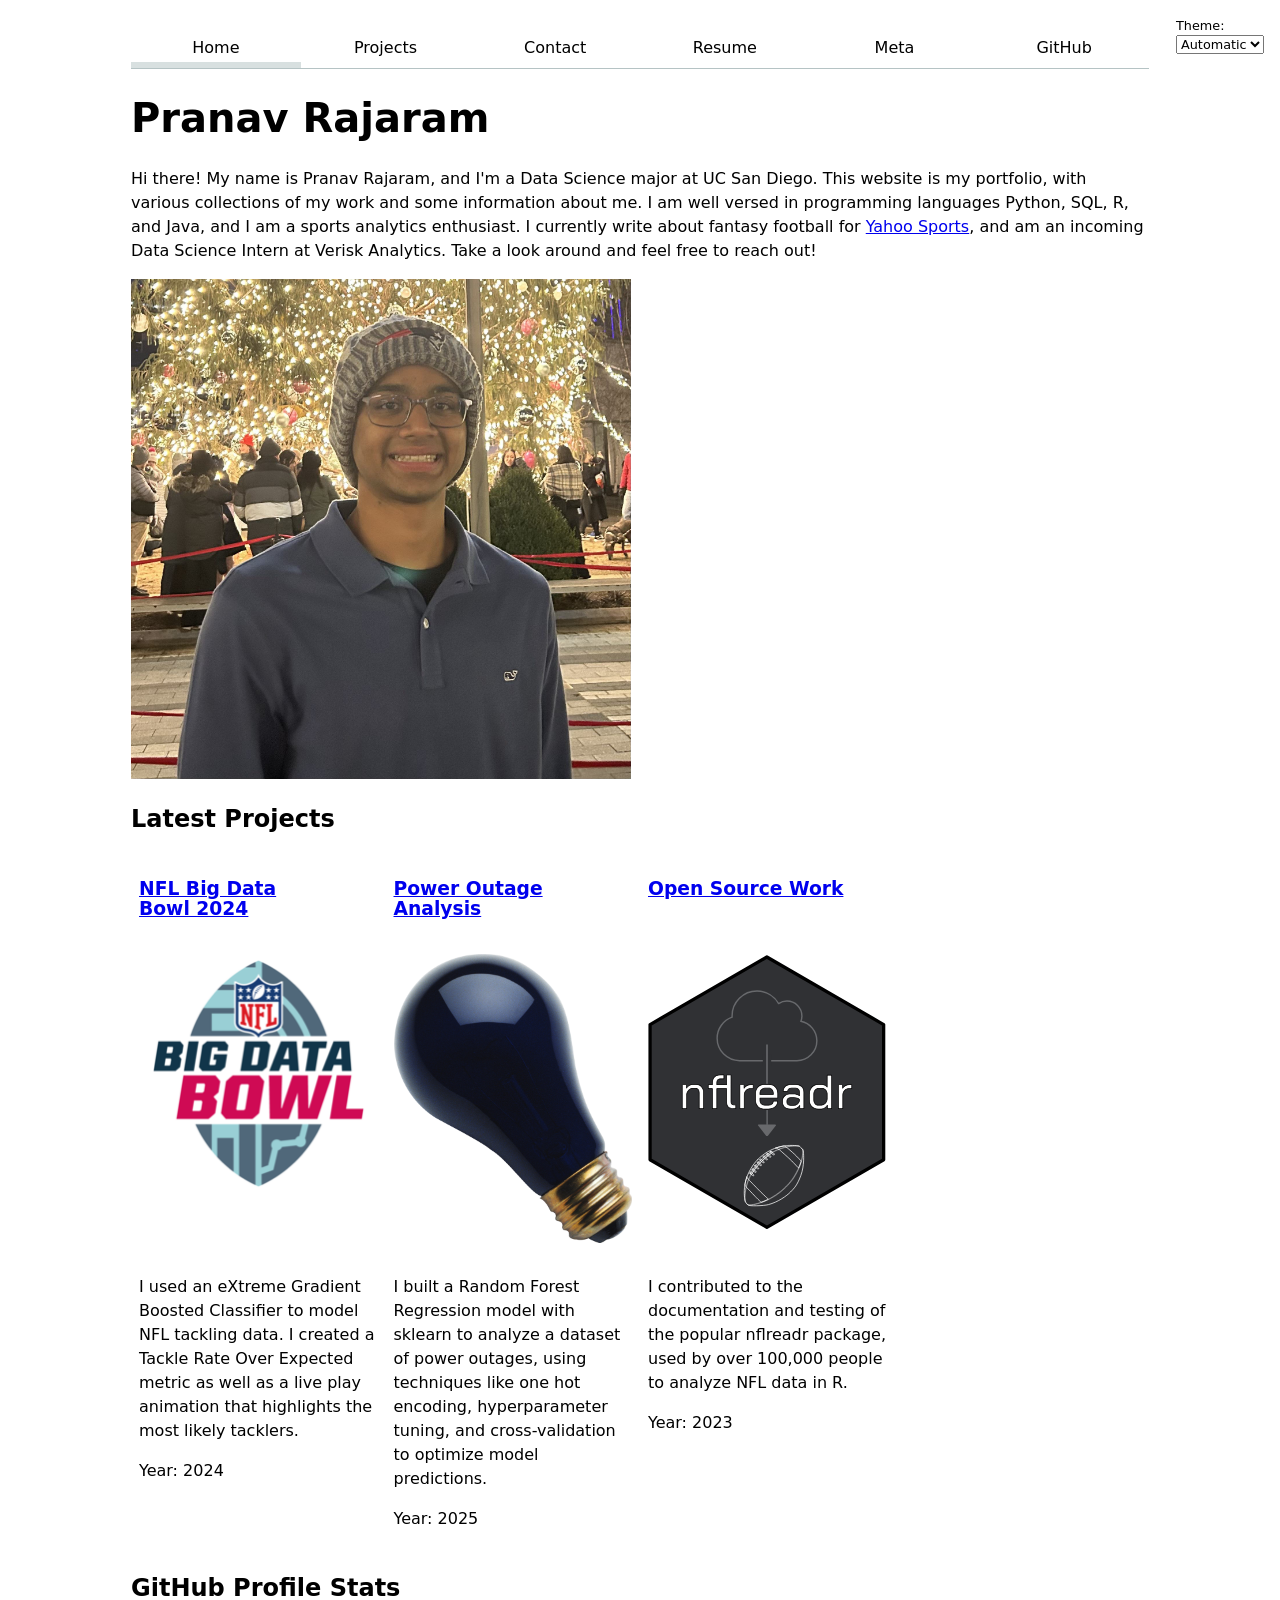
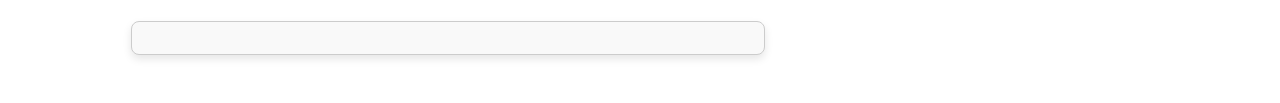
<file: index.html>
<!DOCTYPE html>
<html lang="en">
<head>
    <meta charset="UTF-8">
    <meta name="viewport" content="width=device-width, initial-scale=1.0">
    <title>Pranav Rajaram: Personal site and portfolio</title>
    <link rel="stylesheet" href="style.css">
    <script type="module" src="global.js"></script>
    <script src="index.js" type="module" defer></script>

</head>
<body>

    <!-- <nav>
        <a href="index.html">Home</a>
        <a href="projects/index.html">Projects</a>
        <a href="contact/index.html">Contact</a>
        <a href="resume/index.html">Resume</a>
        <a href="https://github.com/pranavrajaram" target="_blank">GitHub</a>
    </nav> -->

    <h1> Pranav Rajaram </h1>
    <p>Hi there! My name is Pranav Rajaram, and I'm a Data Science major at UC San Diego. This website is my portfolio, with various collections of my work
        and some information about me. I am well versed in programming languages Python, SQL, R, and Java, and I am a sports analytics enthusiast. 
        I currently write about fantasy football for <a href="https://sports.yahoo.com/author/pranav-rajaram/" target="_blank"><u></u>Yahoo Sports</u></a>, and am an incoming Data Science Intern at Verisk Analytics.
        Take a look around and feel free to reach out!
    </p>

    <img src="images/headshot.jpg" alt="A picture of me" width="500" height="500">

    <h2>Latest Projects</h2>
    
    <div class="projects">
    </div>

    <h2> GitHub Profile Stats </h2>
    <div id="profile-stats"></div>

</body>
</html>
</file>
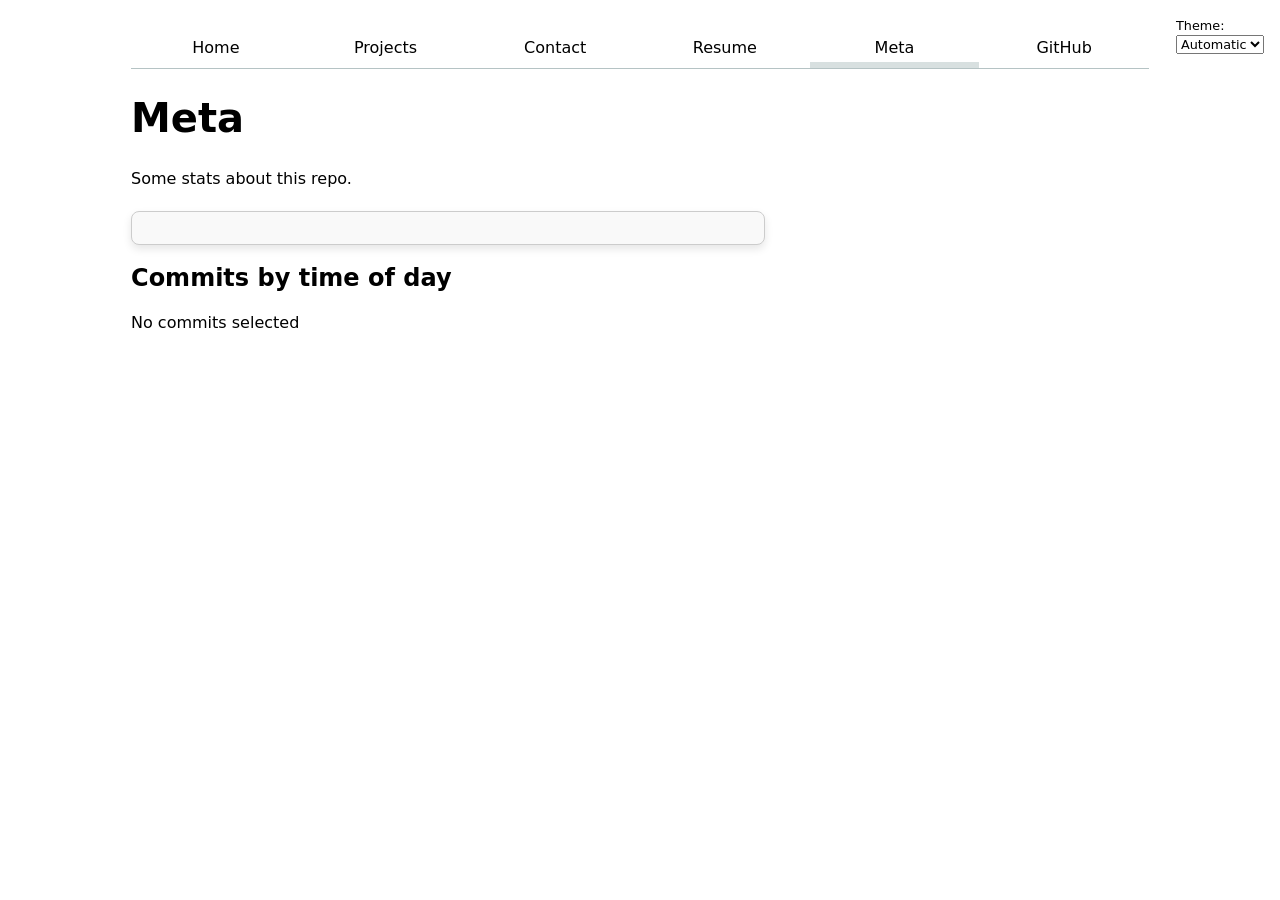
<file: meta/index.html>
<!DOCTYPE html>
<html lang="en">
<head>
    <meta charset="UTF-8">
    <meta name="viewport" content="width=device-width, initial-scale=1.0">
    <title>Meta</title>
    <script src="https://d3js.org/d3.v7.min.js"></script>
    <script src="main.js"></script>
    <link rel="stylesheet" href="../style.css">
    <script type="module" src="../global.js"></script>


</head>
<body>

    <h1> Meta </h1>

    <p> Some stats about this repo. </p>

    <div id="stats"></div>

    <h2>Commits by time of day</h2>
    <div id="chart"></div>

    <dl id="commit-tooltip" class="info tooltip" hidden>
        <dt>Commit</dt>
        <dd>
            <a href="" id="commit-link" target="_blank"></a>
        </dd>
      
        <dt>Date</dt>
        <dd id="commit-date"></dd>
    
        <dt>Time</dt>
        <dd id="commit-time"></dd>
    
        <dt>Author</dt>
        <dd id="commit-author"></dd>
    
        <dt>Lines Edited</dt>
        <dd id="commit-lines"></dd>
    </dl>
    
    <p id="selection-count">No commits selected</p>

    <dl id="language-breakdown" class="stats"></dl>




    
</body>
</html>
</file>
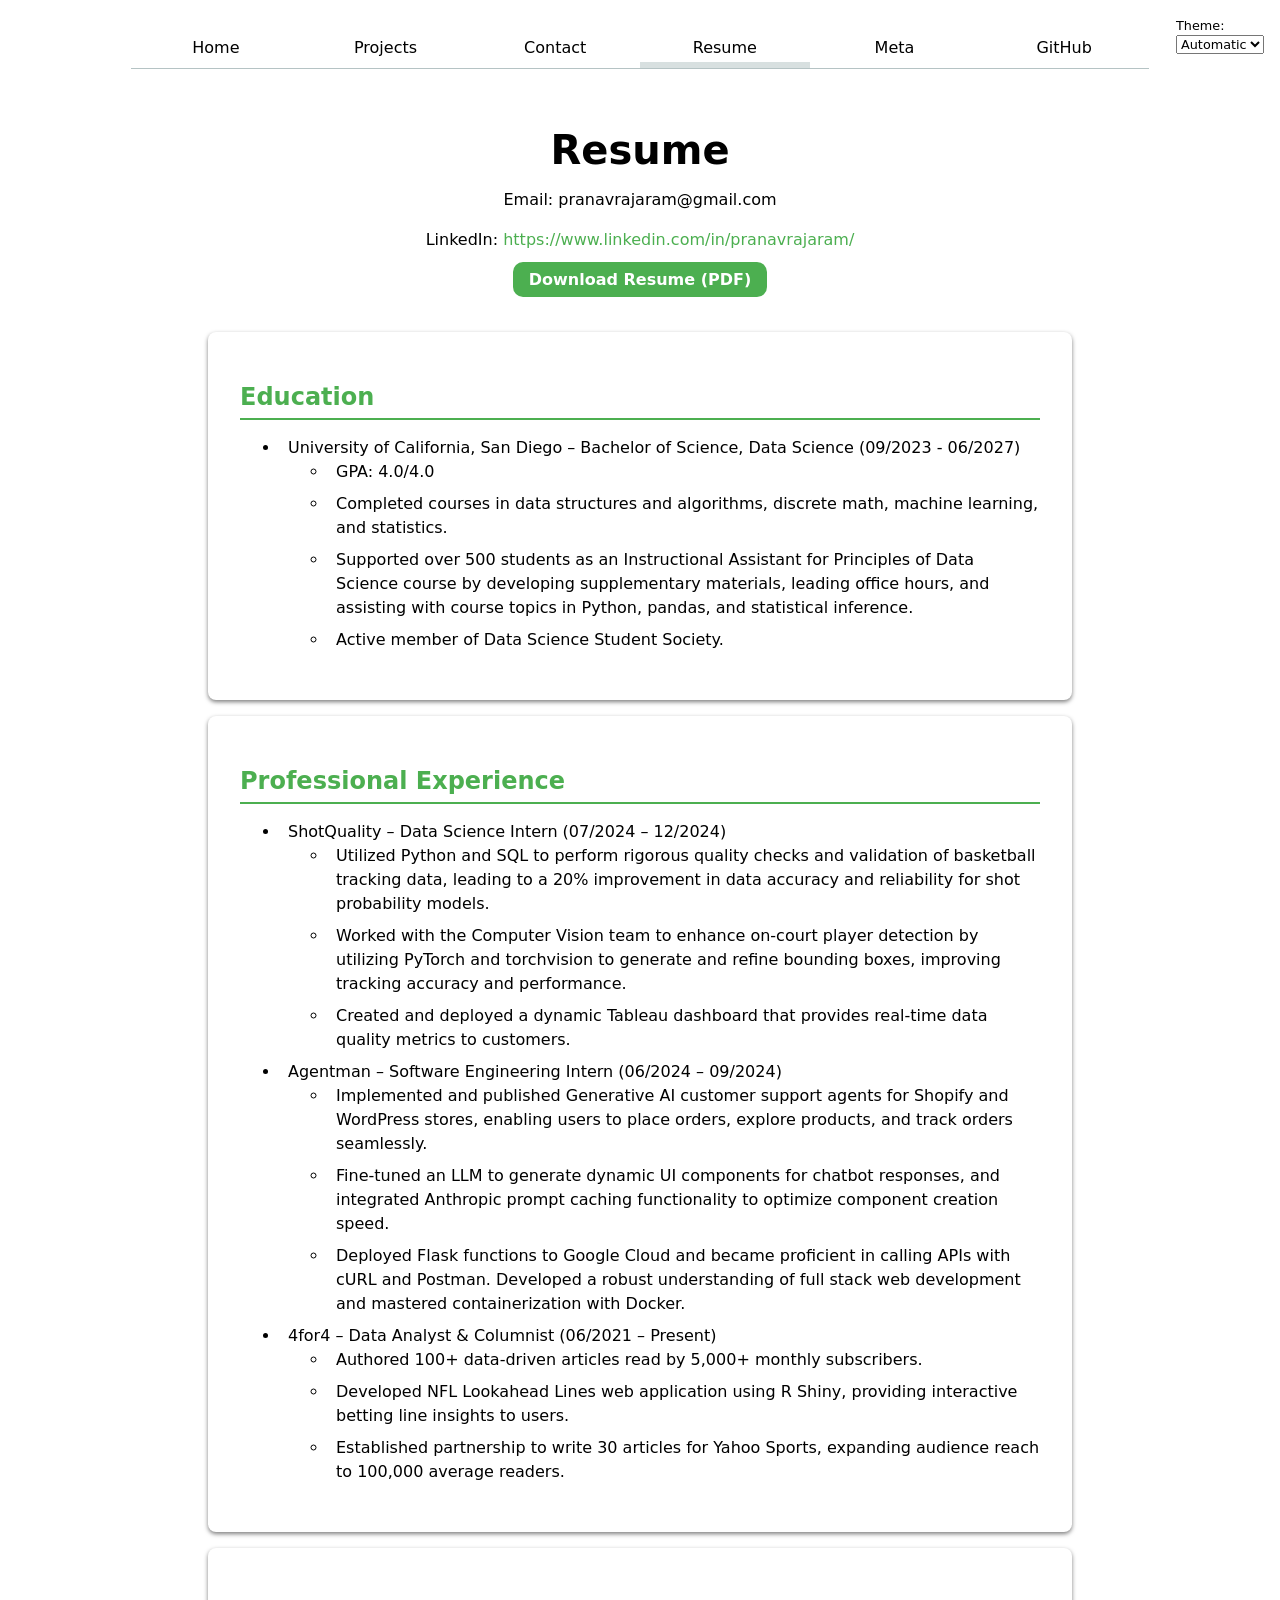
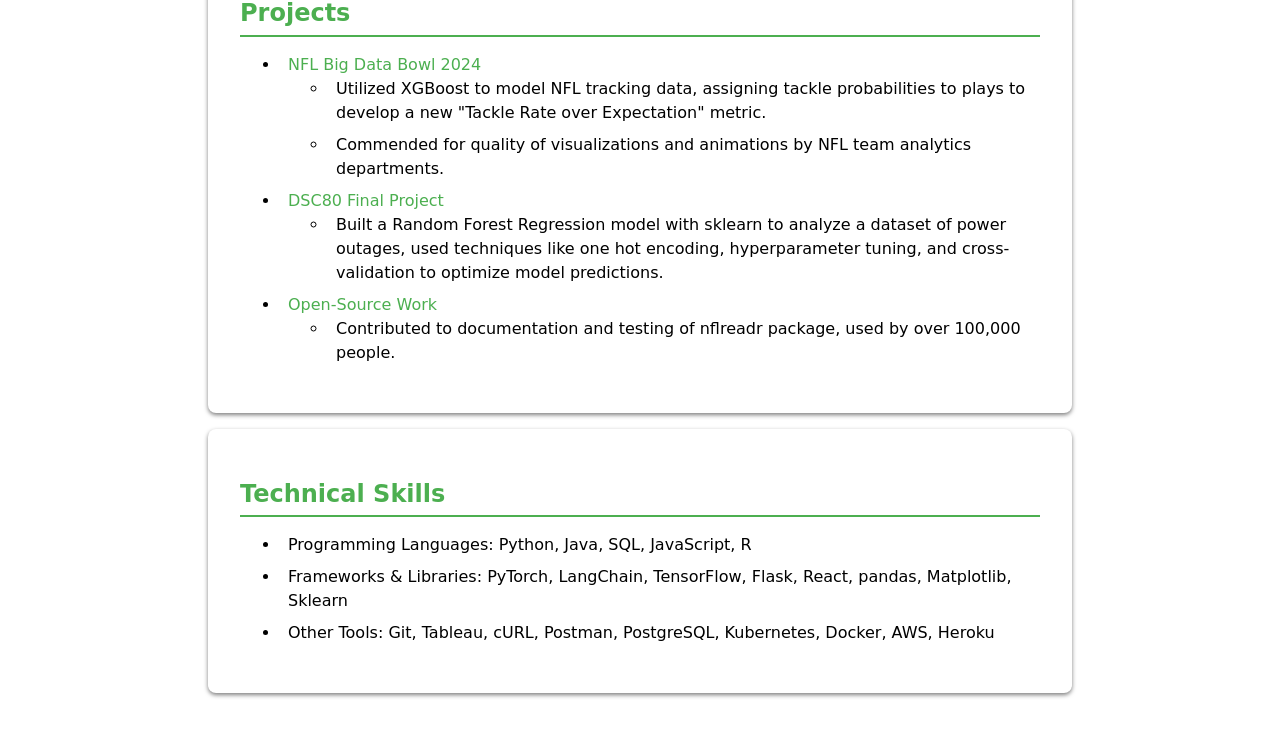
<file: resume/index.html>
<!DOCTYPE html>
<html lang="en">
<head>
    <meta charset="UTF-8">
    <meta name="viewport" content="width=device-width, initial-scale=1.0">
    <title>Resume</title>
    <link rel="stylesheet" href="../style.css">
    <script type="module" src="../global.js"></script>


</head>
<body class="resume">

    <!-- <nav>
        <a href="../index.html">Home</a>
        <a href="../projects/index.html">Projects</a>
        <a href="../contact/index.html">Contact</a>
        <a href="../resume/index.html">Resume</a>
        <a href="https://github.com/pranavrajaram" target="_blank">GitHub</a>
    </nav> -->

    <header>
        <h1>Resume</h1>
        <p>Email: pranavrajaram@gmail.com</p>
        <p>LinkedIn: <a href="https://www.linkedin.com/in/pranavrajaram/" target="_blank">https://www.linkedin.com/in/pranavrajaram/</a></p>
        <p><a href="../resume/Pranav_Rajaram_Resume.pdf" class="resume-link" target="_blank">Download Resume (PDF)</a></p>

    </header>

    <section>
        <h2>Education</h2>
        <ul>
            <li>University of California, San Diego – Bachelor of Science, Data Science 
                (<time datetime="2023-09">09/2023</time> - <time datetime="2027-06">06/2027</time>)
                <ul>
                    <li>GPA: 4.0/4.0</li>
                    <li>Completed courses in data structures and algorithms, discrete math, machine learning, and statistics.</li>
                    <li>Supported over 500 students as an Instructional Assistant for Principles of Data Science course by developing supplementary materials, leading office hours, and assisting with course topics in Python, pandas, and statistical inference.</li>
                    <li>Active member of Data Science Student Society.</li>
                </ul>
            </li>
        </ul>
    </section>

    <section>
        <h2>Professional Experience</h2>
        <ul>
            <li>ShotQuality – Data Science Intern 
                (<time datetime="2024-07">07/2024</time> – <time datetime="2024-12">12/2024</time>)
                <ul>
                    <li>Utilized Python and SQL to perform rigorous quality checks and validation of basketball tracking data, leading to a 20% improvement in data accuracy and reliability for shot probability models.</li>
                    <li>Worked with the Computer Vision team to enhance on-court player detection by utilizing PyTorch and torchvision to generate and refine bounding boxes, improving tracking accuracy and performance.</li>
                    <li>Created and deployed a dynamic Tableau dashboard that provides real-time data quality metrics to customers.</li>
                </ul>
            </li>
            <li>Agentman – Software Engineering Intern 
                (<time datetime="2024-06">06/2024</time> – <time datetime="2024-09">09/2024</time>)
                <ul>
                    <li>Implemented and published Generative AI customer support agents for Shopify and WordPress stores, enabling users to place orders, explore products, and track orders seamlessly.</li>
                    <li>Fine-tuned an LLM to generate dynamic UI components for chatbot responses, and integrated Anthropic prompt caching functionality to optimize component creation speed.</li>
                    <li>Deployed Flask functions to Google Cloud and became proficient in calling APIs with cURL and Postman. Developed a robust understanding of full stack web development and mastered containerization with Docker.</li>
                </ul>
            </li>
            <li>4for4 – Data Analyst & Columnist 
                (<time datetime="2021-06">06/2021</time> – Present)
                <ul>
                    <li>Authored 100+ data-driven articles read by 5,000+ monthly subscribers.</li>
                    <li>Developed NFL Lookahead Lines web application using R Shiny, providing interactive betting line insights to users.</li>
                    <li>Established partnership to write 30 articles for Yahoo Sports, expanding audience reach to 100,000 average readers.</li>
                </ul>
            </li>
        </ul>
    </section>

    <section>
        <h2>Projects</h2>
        <ul>
            <li><a href="https://www.kaggle.com/code/pranavrajaram/wrap-up-a-look-at-nfl-tackle-probabilities" target="_blank">NFL Big Data Bowl 2024</a>
                <ul>
                    <li>Utilized XGBoost to model NFL tracking data, assigning tackle probabilities to plays to develop a new "Tackle Rate over Expectation" metric.</li>
                    <li>Commended for quality of visualizations and animations by NFL team analytics departments.</li>
                </ul>
            </li>
            <li><a href="https://pranavrajaram.github.io/lights-out/" target="_blank">DSC80 Final Project</a>
                <ul>
                    <li>Built a Random Forest Regression model with sklearn to analyze a dataset of power outages, used techniques like one hot encoding, hyperparameter tuning, and cross-validation to optimize model predictions.</li>
                </ul>
            </li>
            <li><a href="https://nflreadr.nflverse.com/authors.html" target="_blank">Open-Source Work</a>
                <ul>
                    <li>Contributed to documentation and testing of nflreadr package, used by over 100,000 people.</li>
                </ul>
            </li>
        </ul>
    </section>

    <section>
        <h2>Technical Skills</h2>
        <ul>
            <li>Programming Languages: Python, Java, SQL, JavaScript, R</li>
            <li>Frameworks & Libraries: PyTorch, LangChain, TensorFlow, Flask, React, pandas, Matplotlib, Sklearn</li>
            <li>Other Tools: Git, Tableau, cURL, Postman, PostgreSQL, Kubernetes, Docker, AWS, Heroku</li>
        </ul>
    </section>

</body>
</html>
</file>
<file: style.css>
body {
  /* Set line height to 1.5 times the font size
       and use the OS’s UI font as the website font
     */
  font: 100%/1.5 system-ui;
  max-width: 100ch;
  margin-inline: auto;
  padding: 20px;
}

nav {
  display: flex;
  margin-bottom: 1em;
  border-bottom: 1px solid var(--border-color);
}

nav a {
  flex: 1;
  text-decoration: none;
  color: inherit;
  text-align: center;
  padding: 0.5em;
}

nav a.current {
  border-bottom: 0.4em solid oklch(90% 2% 200);
  padding-bottom: 0.1em;
}

:root {
  --color-accent: oklch(65% 50% 0);
  --border-color: oklch(50% 10% 200 / 40%);
  color-scheme: light dark;
}

html {
  accent-color: var(--color-accent);
}

nav a:hover {
  border-bottom: 0.4em solid var(--color-accent);
  background-color: color-mix(in oklch, var(--color-accent), canvas 85%);
  padding-bottom: 0.1em;
}

input, textarea, button, select {
  font: inherit;
}

form {
  display: grid; 
  grid-template-columns: auto 1fr;
  gap: 1em; 
}

label {
  display: grid;
  grid-template-columns: subgrid;
  grid-column: 1/-1;
}

button {
  grid-column: 1 / -1;
}

.projects {
  display: grid;
  grid-template-columns: repeat(auto-fill, minmax(15em, 2fr));
}

article {
  display: grid;
  grid-template-rows: subgrid;
  grid-row: span 3;
  margin: 0.5em;
  gap: 1em;
}

h1, h2, h3, h4, h5, h6 {
  line-height: 1.1; 
  text-wrap: balance;
}

h1 {
  font-size: 250%;
}

header {
  text-align: center;
  padding: 1rem 0;
}

header h1 {
  margin-bottom: 0rem;
}

header p {
  margin: 0.5rem 0;
  margin-top: 1em;
}

header a {
  color: #4caf50;
  text-decoration: none;
}

header a:hover {
  text-decoration: underline;
}

.resume section {
  padding: 2rem;
  margin: 1em auto;
  max-width: 800px;
  border-radius: 8px;
  box-shadow: 0 2px 4px rgba(0, 0, 0, 0.5);
}

.resume section h2 {
  color: #4caf50;
  margin-bottom: 1rem;
  border-bottom: 2px solid #4caf50;
  padding-bottom: 0.5rem;
}

.resume section ul li {
  margin-bottom: 0.5rem;
  padding-left: 0.5rem;
}

.resume section a {
  color: #4caf50;
  text-decoration: none;
}

.resume section a:hover {
  text-decoration: underline;
}

.resume-link {
  padding: 0.5rem 1rem;
  background-color: #4caf50;
  color: white;
  text-decoration: none;
  font-weight: bold;
  border-radius: 10px;
}

.resume-link:hover {
  background-color: #45a049;
  text-decoration: none;
}

.color-scheme {
  position: absolute;
  top: 1rem; 
  right: 1rem; 
  font-size: 80%; 
  font-family: inherit; 
}

.projects img {
width: 100%;
}


#profile-stats {
  border: 1px solid #ccc;
  border-radius: 8px;
  padding: 16px;
  max-width: 600px;
  margin: 20px 0;
  box-shadow: 0px 4px 8px rgba(0, 0, 0, 0.1);
  background-color: #f9f9f9;
}

#profile-stats h2 {
  font-size: 1.5rem;
  margin-bottom: 16px;
  text-align: center;
  color: #333;
}

#profile-stats dl {
  display: grid;
  grid-template-columns: repeat(4, 1fr);
  gap: 12px;
  text-align: center;
}

#profile-stats dt {
  font-weight: bold;
  color: #555;
  grid-row: 1;
}

#profile-stats dd {
  font-size: 1.25rem;
  color: #000;
  margin: 0;
  grid-row: 2;
}

#projects-plot {
  max-width: 20em;
  margin-block: 1em;

  overflow: visible;
}

.legend {
  display: flex;
  flex-wrap: wrap;
  flex: 1;
  gap: 10px;
  padding: 10px;
  border: 1px solid #ccc;
  background-color: #f9f9f9;
  border-radius: 5px;
  justify-content: center;
}

.legend li {
  display: flex;
  align-items: center;
  gap: 8px;
  list-style: none;
}

.swatch {
  width: 12px;
  height: 12px;
  display: inline-block;
  border-radius: 50%;
  background-color: var(--color);
}

.legend li em {
  font-style: italic;
  color: gray;
}

.legend li {
  font-size: 14px;
}

.container {
  display: flex;
  align-items: center; 
  gap: 30px; 
}

&:has(path:hover) {
  path:not(:hover) {
    opacity: 0.5;
  }
}

path {
  transition: 300ms;
  cursor: pointer;

}

.selected {
  --color: oklch(60% 45% 0) !important;

  &:is(path) {
    fill: var(--color);
  }
}

#stats {
  border: 1px solid #ccc;
  border-radius: 8px;
  padding: 16px;
  max-width: 600px;
  margin: 20px 0;
  box-shadow: 0px 4px 8px rgba(0, 0, 0, 0.1);
  background-color: #f9f9f9;
}

#stats h2 {
  font-size: 1.5rem;
  margin-bottom: 16px;
  text-align: center;
  color: #333;
}

#stats dl {
  display: grid;
  grid-template-columns: repeat(4, 1fr);
  gap: 12px;
  text-align: center;
}

#stats dt {
  font-weight: bold;
  color: #555;
  grid-row: 1;
}

#stats dd {
  font-size: 1.25rem;
  color: #000;
  margin: 0;
  grid-row: 2;
}


#chart g.tick line {
  stroke: rgba(0, 0, 0, 0.2);
  stroke-width: 1;
}

dl.info {
  display: grid;
  grid-template-columns: auto 1fr; 
  gap: 0.5em 1em; 
  margin: 0; 
  padding: 0.5em;
  background: white;
  border: 1px solid #ccc;
  border-radius: 8px;
  box-shadow: 0px 4px 8px rgba(0, 0, 0, 0.1);
  transition-duration: 500ms;
  transition-property: opacity, visibility;
}

dl.info[hidden]:not(:hover, :focus-within) {
  opacity: 0;
  visibility: hidden;
}

dl.info dt {
  font-weight: normal;
  color: gray;
}


dl.info dd {
  display: block; /* Ensures dd elements are visible */
  font-weight: bold; /* Make values stand out */
  margin: 0;
  color: black; /* Ensure text is not inheriting an invisible color */
  
}

/* Tooltip positioning */
.tooltip {
  position: fixed;
  top: 1em;
  left: 1em;
}

circle {
  transition: 200ms;
  transform-origin: center;
  transform-box: fill-box;
}

circle:hover {
  transform: scale(1.5);
}


@keyframes marching-ants {
  to {
    stroke-dashoffset: -8; /* 5 + 3 */
  }
}

.selection {
  fill-opacity: 0.1;
  stroke: black;
  stroke-opacity: 0.7;
  stroke-dasharray: 5 3;
  animation: marching-ants 2s linear infinite;
}


circle.selected {
  fill: #ff6b6b;
}

#language-breakdown {
  display: flex;
  flex-wrap: wrap; 
  gap: 10px; 
  align-items: center;
}

#language-breakdown dt {
  font-weight: bold;
  margin-right: 5px;
}

#language-breakdown dd {
  margin: 0 15px 0 0; 
}
</file>
